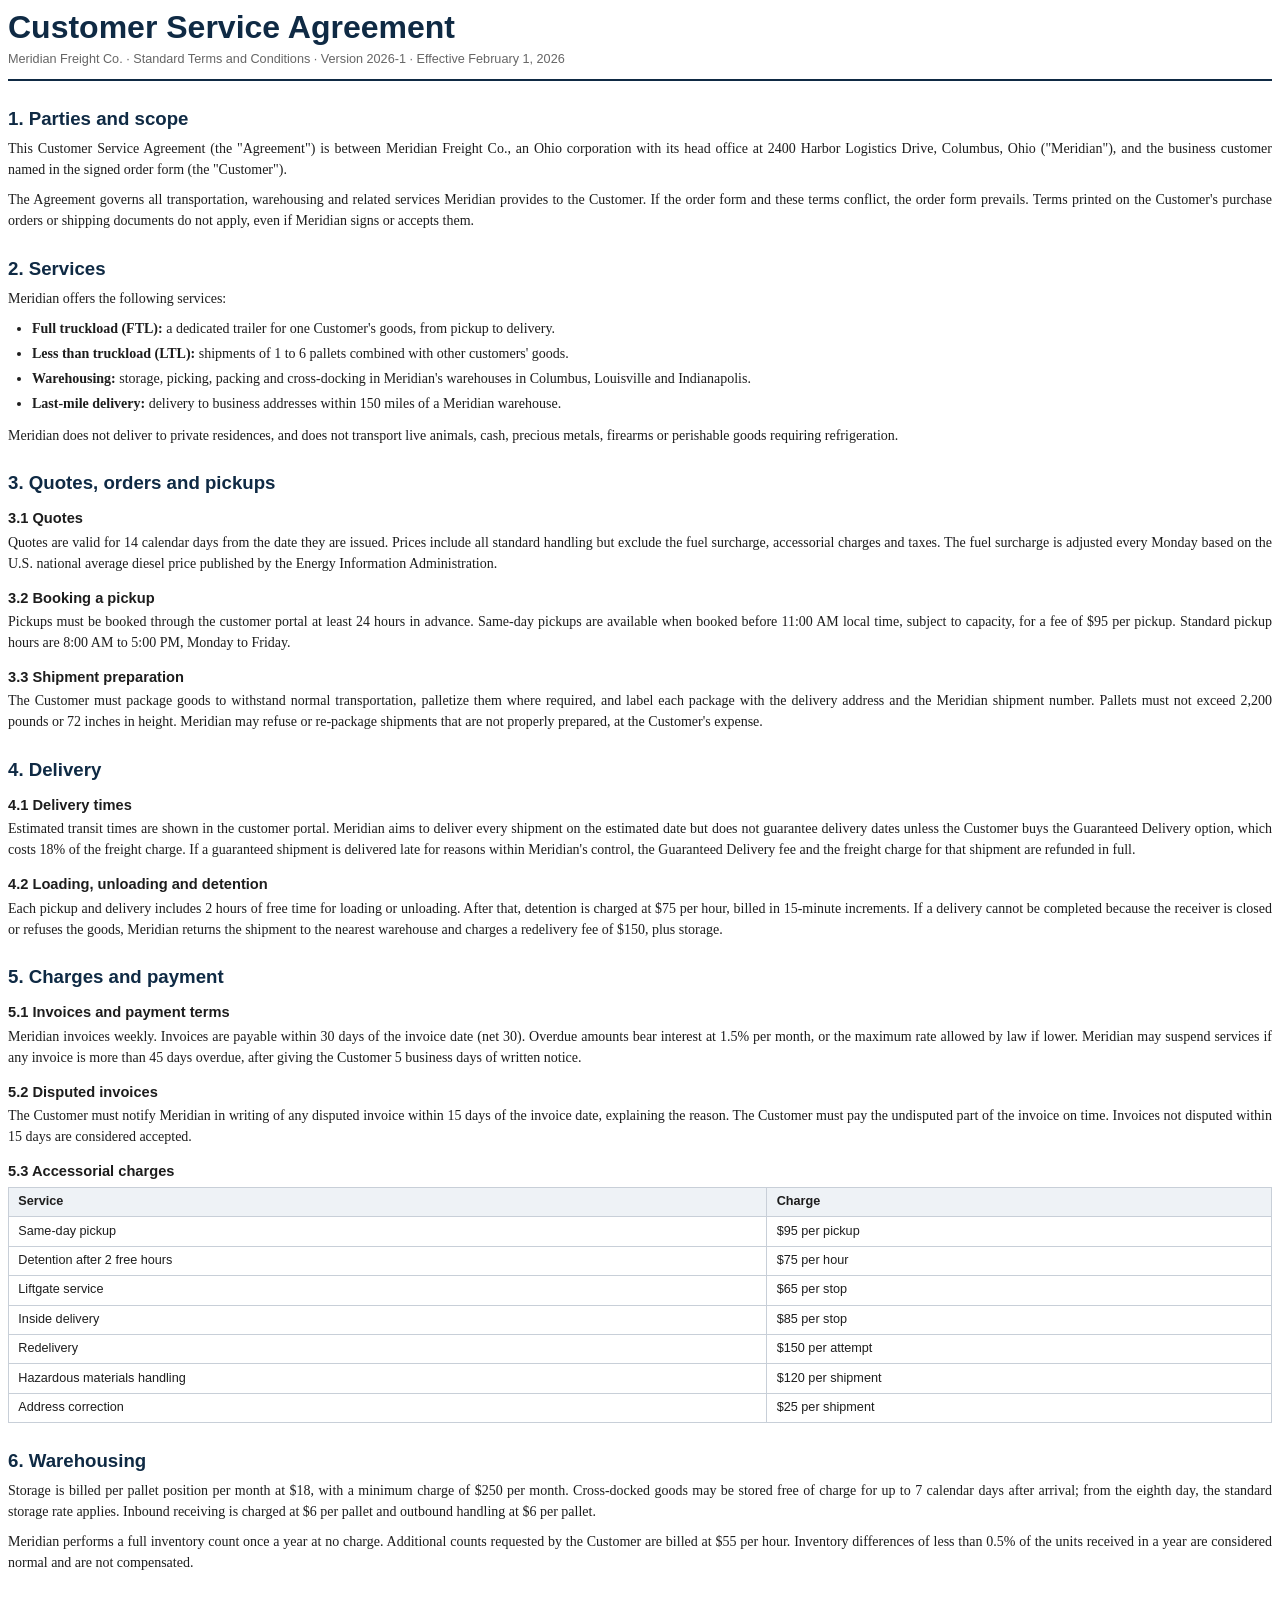
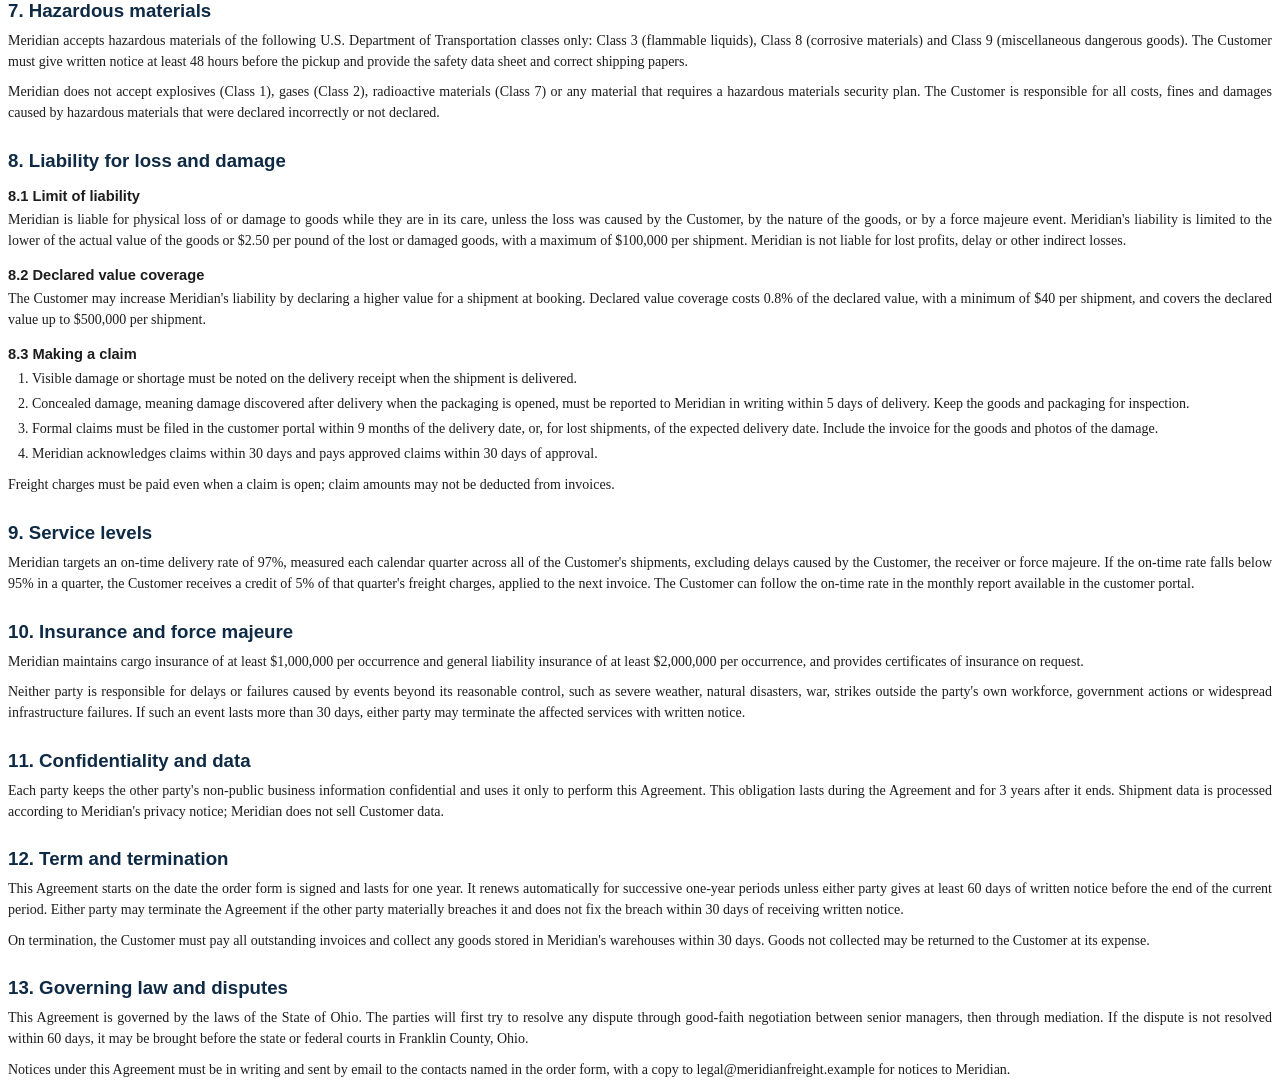
<file: documents/src/customer-agreement.html>
<!doctype html>
<html lang="en"><head><meta charset="utf-8"><title>Customer Service Agreement</title><link rel="stylesheet" href="doc.css"></head>
<body>
<h1>Customer Service Agreement</h1>
<div class="meta">Meridian Freight Co. · Standard Terms and Conditions · Version 2026-1 · Effective February 1, 2026</div>

<h2>1. Parties and scope</h2>
<p>This Customer Service Agreement (the "Agreement") is between Meridian Freight Co., an Ohio corporation with its head office at 2400 Harbor Logistics Drive, Columbus, Ohio ("Meridian"), and the business customer named in the signed order form (the "Customer").</p>
<p>The Agreement governs all transportation, warehousing and related services Meridian provides to the Customer. If the order form and these terms conflict, the order form prevails. Terms printed on the Customer's purchase orders or shipping documents do not apply, even if Meridian signs or accepts them.</p>

<h2>2. Services</h2>
<p>Meridian offers the following services:</p>
<ul>
<li><b>Full truckload (FTL):</b> a dedicated trailer for one Customer's goods, from pickup to delivery.</li>
<li><b>Less than truckload (LTL):</b> shipments of 1 to 6 pallets combined with other customers' goods.</li>
<li><b>Warehousing:</b> storage, picking, packing and cross-docking in Meridian's warehouses in Columbus, Louisville and Indianapolis.</li>
<li><b>Last-mile delivery:</b> delivery to business addresses within 150 miles of a Meridian warehouse.</li>
</ul>
<p>Meridian does not deliver to private residences, and does not transport live animals, cash, precious metals, firearms or perishable goods requiring refrigeration.</p>

<h2>3. Quotes, orders and pickups</h2>
<h3>3.1 Quotes</h3>
<p>Quotes are valid for 14 calendar days from the date they are issued. Prices include all standard handling but exclude the fuel surcharge, accessorial charges and taxes. The fuel surcharge is adjusted every Monday based on the U.S. national average diesel price published by the Energy Information Administration.</p>
<h3>3.2 Booking a pickup</h3>
<p>Pickups must be booked through the customer portal at least 24 hours in advance. Same-day pickups are available when booked before 11:00 AM local time, subject to capacity, for a fee of $95 per pickup. Standard pickup hours are 8:00 AM to 5:00 PM, Monday to Friday.</p>
<h3>3.3 Shipment preparation</h3>
<p>The Customer must package goods to withstand normal transportation, palletize them where required, and label each package with the delivery address and the Meridian shipment number. Pallets must not exceed 2,200 pounds or 72 inches in height. Meridian may refuse or re-package shipments that are not properly prepared, at the Customer's expense.</p>

<h2>4. Delivery</h2>
<h3>4.1 Delivery times</h3>
<p>Estimated transit times are shown in the customer portal. Meridian aims to deliver every shipment on the estimated date but does not guarantee delivery dates unless the Customer buys the Guaranteed Delivery option, which costs 18% of the freight charge. If a guaranteed shipment is delivered late for reasons within Meridian's control, the Guaranteed Delivery fee and the freight charge for that shipment are refunded in full.</p>
<h3>4.2 Loading, unloading and detention</h3>
<p>Each pickup and delivery includes 2 hours of free time for loading or unloading. After that, detention is charged at $75 per hour, billed in 15-minute increments. If a delivery cannot be completed because the receiver is closed or refuses the goods, Meridian returns the shipment to the nearest warehouse and charges a redelivery fee of $150, plus storage.</p>

<h2 class="chapter">5. Charges and payment</h2>
<h3>5.1 Invoices and payment terms</h3>
<p>Meridian invoices weekly. Invoices are payable within 30 days of the invoice date (net 30). Overdue amounts bear interest at 1.5% per month, or the maximum rate allowed by law if lower. Meridian may suspend services if any invoice is more than 45 days overdue, after giving the Customer 5 business days of written notice.</p>
<h3>5.2 Disputed invoices</h3>
<p>The Customer must notify Meridian in writing of any disputed invoice within 15 days of the invoice date, explaining the reason. The Customer must pay the undisputed part of the invoice on time. Invoices not disputed within 15 days are considered accepted.</p>
<h3>5.3 Accessorial charges</h3>
<table>
<tr><th>Service</th><th>Charge</th></tr>
<tr><td>Same-day pickup</td><td>$95 per pickup</td></tr>
<tr><td>Detention after 2 free hours</td><td>$75 per hour</td></tr>
<tr><td>Liftgate service</td><td>$65 per stop</td></tr>
<tr><td>Inside delivery</td><td>$85 per stop</td></tr>
<tr><td>Redelivery</td><td>$150 per attempt</td></tr>
<tr><td>Hazardous materials handling</td><td>$120 per shipment</td></tr>
<tr><td>Address correction</td><td>$25 per shipment</td></tr>
</table>

<h2>6. Warehousing</h2>
<p>Storage is billed per pallet position per month at $18, with a minimum charge of $250 per month. Cross-docked goods may be stored free of charge for up to 7 calendar days after arrival; from the eighth day, the standard storage rate applies. Inbound receiving is charged at $6 per pallet and outbound handling at $6 per pallet.</p>
<p>Meridian performs a full inventory count once a year at no charge. Additional counts requested by the Customer are billed at $55 per hour. Inventory differences of less than 0.5% of the units received in a year are considered normal and are not compensated.</p>

<h2>7. Hazardous materials</h2>
<p>Meridian accepts hazardous materials of the following U.S. Department of Transportation classes only: Class 3 (flammable liquids), Class 8 (corrosive materials) and Class 9 (miscellaneous dangerous goods). The Customer must give written notice at least 48 hours before the pickup and provide the safety data sheet and correct shipping papers.</p>
<p>Meridian does not accept explosives (Class 1), gases (Class 2), radioactive materials (Class 7) or any material that requires a hazardous materials security plan. The Customer is responsible for all costs, fines and damages caused by hazardous materials that were declared incorrectly or not declared.</p>

<h2 class="chapter">8. Liability for loss and damage</h2>
<h3>8.1 Limit of liability</h3>
<p>Meridian is liable for physical loss of or damage to goods while they are in its care, unless the loss was caused by the Customer, by the nature of the goods, or by a force majeure event. Meridian's liability is limited to the lower of the actual value of the goods or $2.50 per pound of the lost or damaged goods, with a maximum of $100,000 per shipment. Meridian is not liable for lost profits, delay or other indirect losses.</p>
<h3>8.2 Declared value coverage</h3>
<p>The Customer may increase Meridian's liability by declaring a higher value for a shipment at booking. Declared value coverage costs 0.8% of the declared value, with a minimum of $40 per shipment, and covers the declared value up to $500,000 per shipment.</p>
<h3>8.3 Making a claim</h3>
<ol>
<li>Visible damage or shortage must be noted on the delivery receipt when the shipment is delivered.</li>
<li>Concealed damage, meaning damage discovered after delivery when the packaging is opened, must be reported to Meridian in writing within 5 days of delivery. Keep the goods and packaging for inspection.</li>
<li>Formal claims must be filed in the customer portal within 9 months of the delivery date, or, for lost shipments, of the expected delivery date. Include the invoice for the goods and photos of the damage.</li>
<li>Meridian acknowledges claims within 30 days and pays approved claims within 30 days of approval.</li>
</ol>
<p>Freight charges must be paid even when a claim is open; claim amounts may not be deducted from invoices.</p>

<h2>9. Service levels</h2>
<p>Meridian targets an on-time delivery rate of 97%, measured each calendar quarter across all of the Customer's shipments, excluding delays caused by the Customer, the receiver or force majeure. If the on-time rate falls below 95% in a quarter, the Customer receives a credit of 5% of that quarter's freight charges, applied to the next invoice. The Customer can follow the on-time rate in the monthly report available in the customer portal.</p>

<h2>10. Insurance and force majeure</h2>
<p>Meridian maintains cargo insurance of at least $1,000,000 per occurrence and general liability insurance of at least $2,000,000 per occurrence, and provides certificates of insurance on request.</p>
<p>Neither party is responsible for delays or failures caused by events beyond its reasonable control, such as severe weather, natural disasters, war, strikes outside the party's own workforce, government actions or widespread infrastructure failures. If such an event lasts more than 30 days, either party may terminate the affected services with written notice.</p>

<h2>11. Confidentiality and data</h2>
<p>Each party keeps the other party's non-public business information confidential and uses it only to perform this Agreement. This obligation lasts during the Agreement and for 3 years after it ends. Shipment data is processed according to Meridian's privacy notice; Meridian does not sell Customer data.</p>

<h2>12. Term and termination</h2>
<p>This Agreement starts on the date the order form is signed and lasts for one year. It renews automatically for successive one-year periods unless either party gives at least 60 days of written notice before the end of the current period. Either party may terminate the Agreement if the other party materially breaches it and does not fix the breach within 30 days of receiving written notice.</p>
<p>On termination, the Customer must pay all outstanding invoices and collect any goods stored in Meridian's warehouses within 30 days. Goods not collected may be returned to the Customer at its expense.</p>

<h2>13. Governing law and disputes</h2>
<p>This Agreement is governed by the laws of the State of Ohio. The parties will first try to resolve any dispute through good-faith negotiation between senior managers, then through mediation. If the dispute is not resolved within 60 days, it may be brought before the state or federal courts in Franklin County, Ohio.</p>
<p>Notices under this Agreement must be in writing and sent by email to the contacts named in the order form, with a copy to legal@meridianfreight.example for notices to Meridian.</p>
</body></html>
</file>
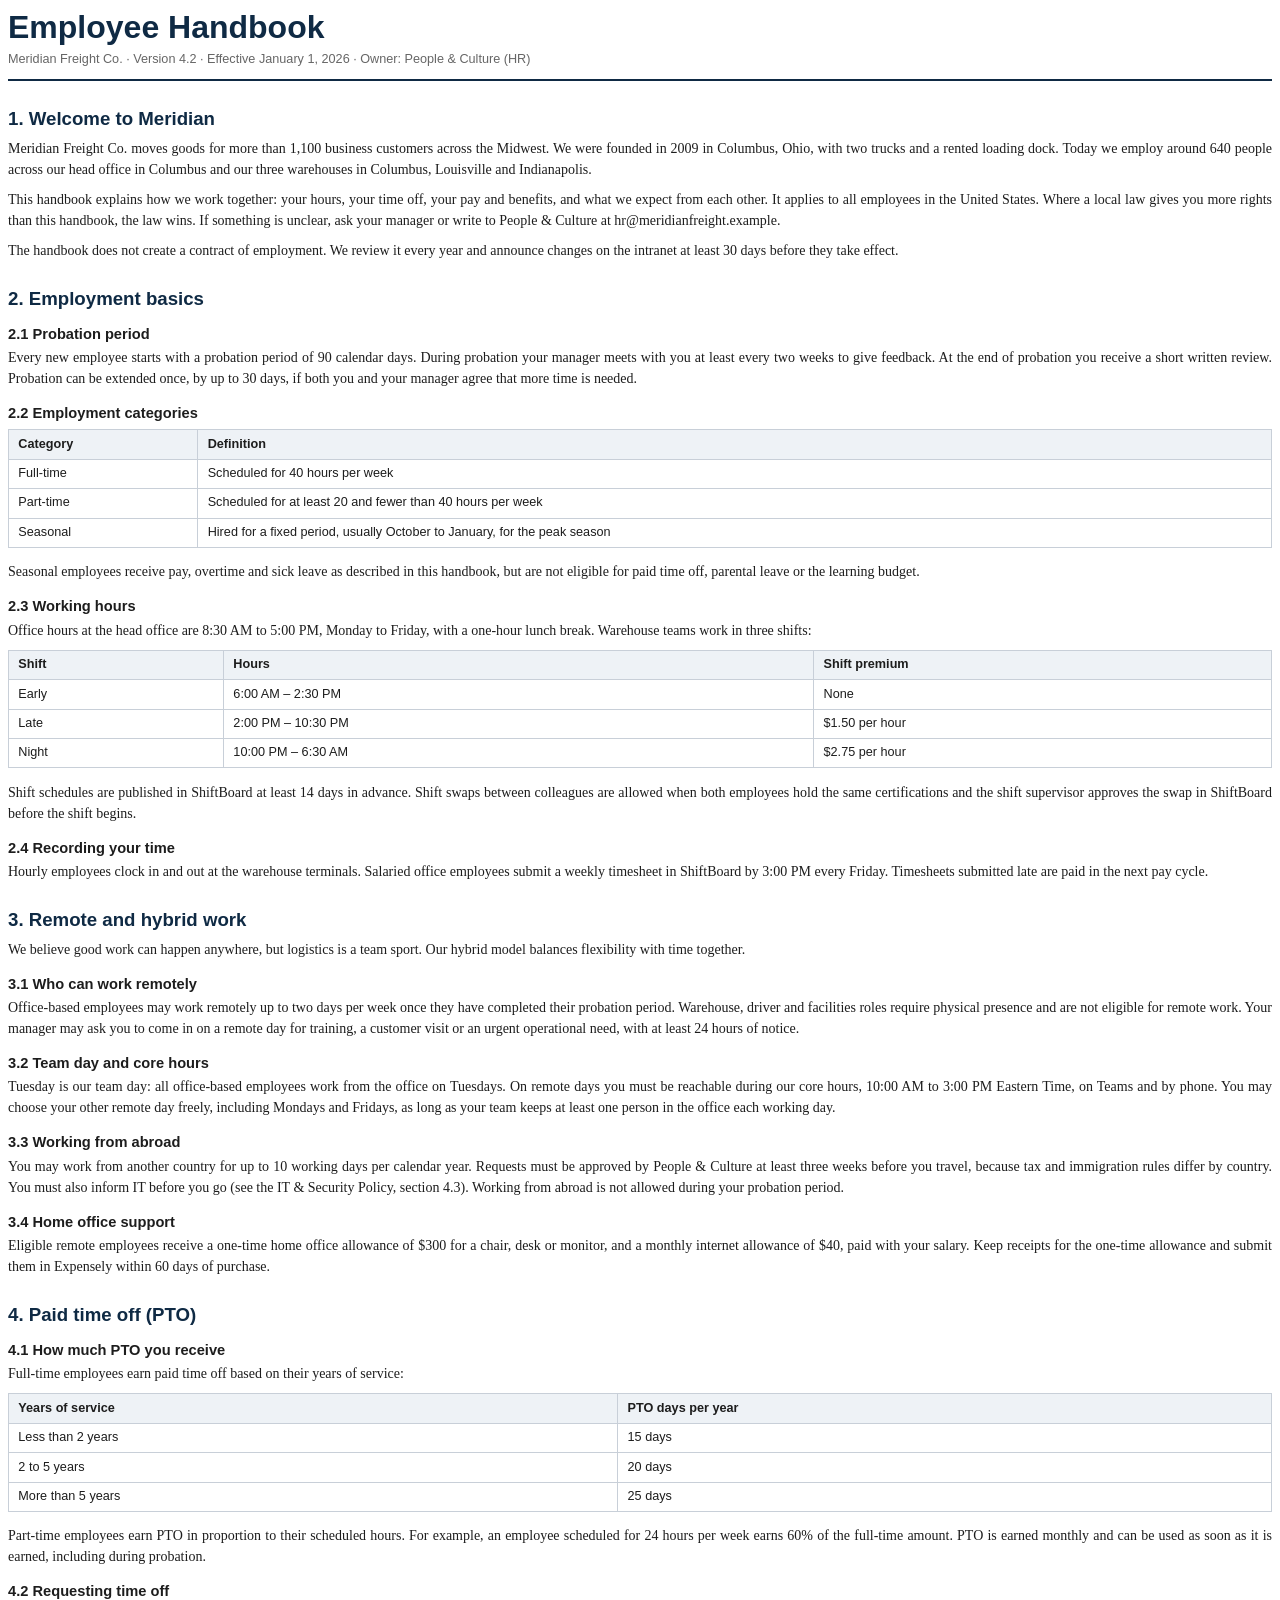
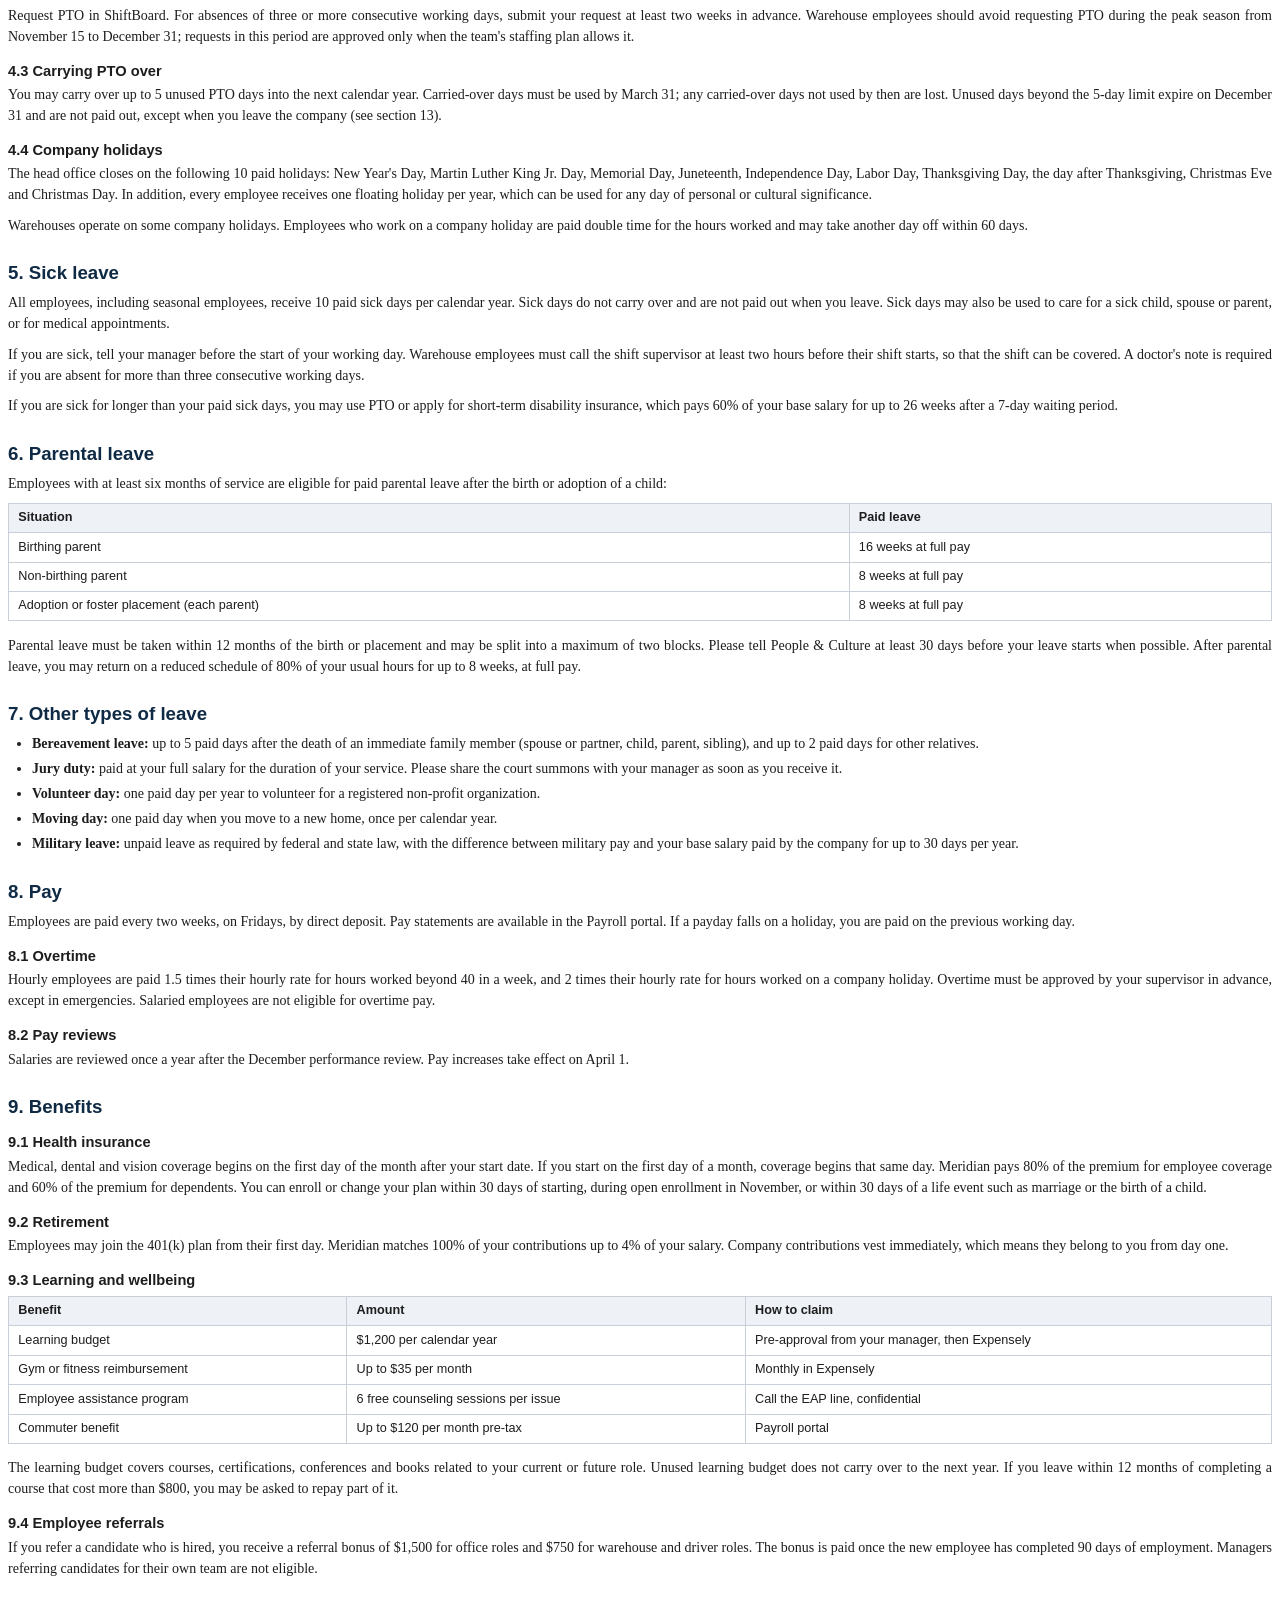
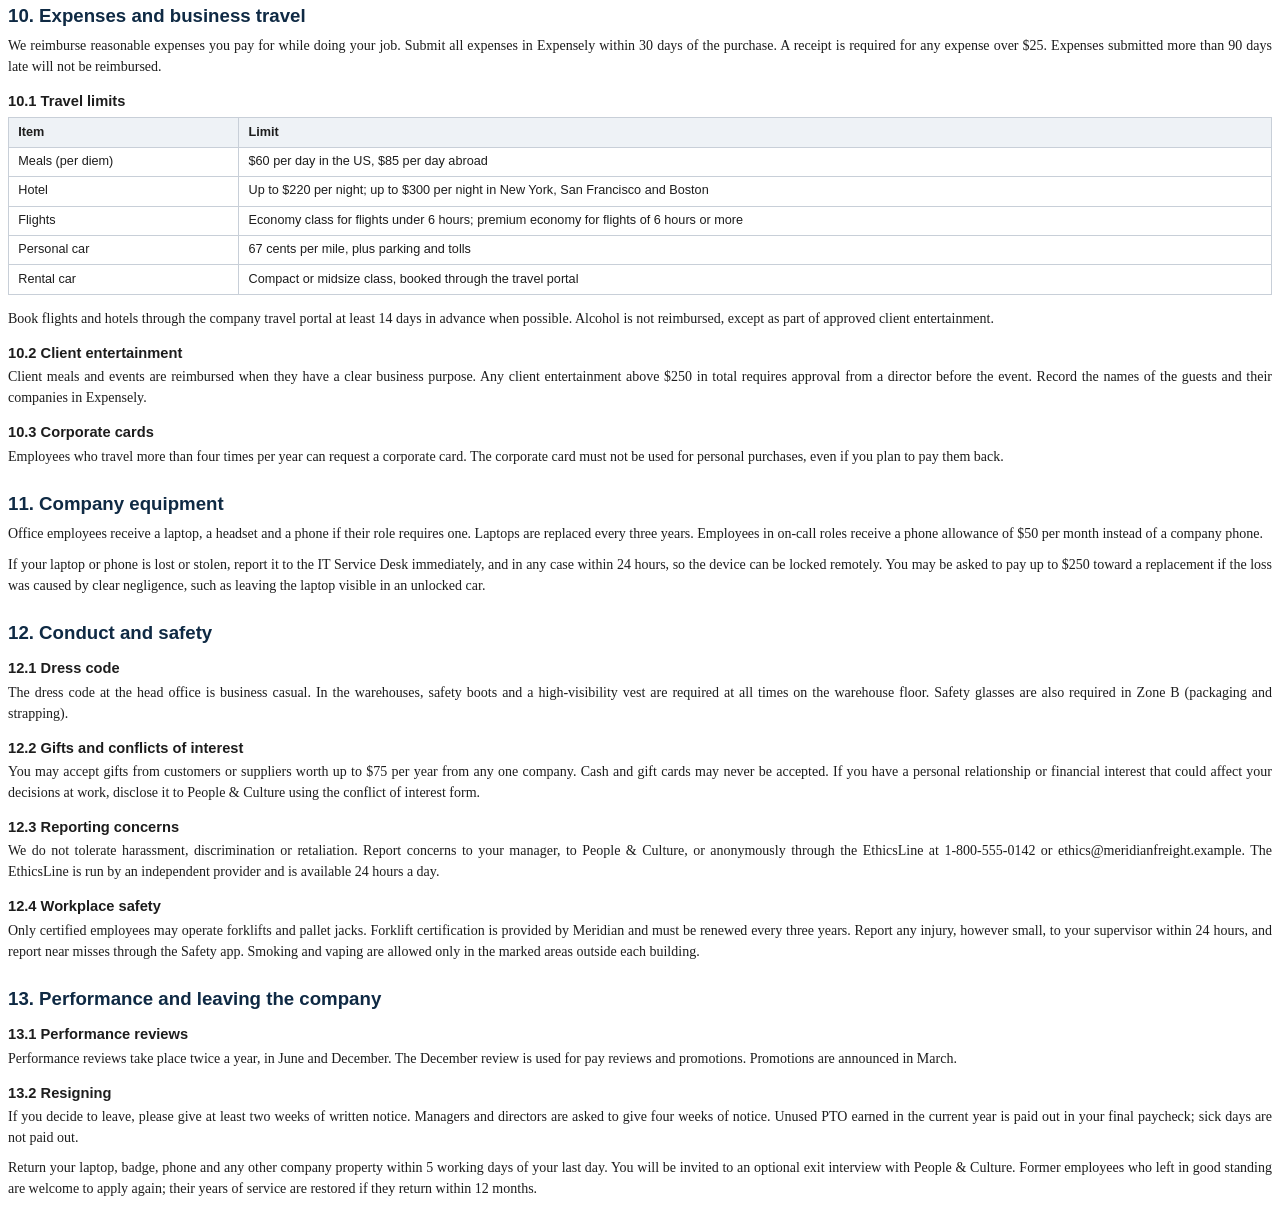
<file: documents/src/employee-handbook.html>
<!doctype html>
<html lang="en"><head><meta charset="utf-8"><title>Employee Handbook</title><link rel="stylesheet" href="doc.css"></head>
<body>
<h1>Employee Handbook</h1>
<div class="meta">Meridian Freight Co. · Version 4.2 · Effective January 1, 2026 · Owner: People &amp; Culture (HR)</div>

<h2>1. Welcome to Meridian</h2>
<p>Meridian Freight Co. moves goods for more than 1,100 business customers across the Midwest. We were founded in 2009 in Columbus, Ohio, with two trucks and a rented loading dock. Today we employ around 640 people across our head office in Columbus and our three warehouses in Columbus, Louisville and Indianapolis.</p>
<p>This handbook explains how we work together: your hours, your time off, your pay and benefits, and what we expect from each other. It applies to all employees in the United States. Where a local law gives you more rights than this handbook, the law wins. If something is unclear, ask your manager or write to People &amp; Culture at hr@meridianfreight.example.</p>
<p>The handbook does not create a contract of employment. We review it every year and announce changes on the intranet at least 30 days before they take effect.</p>

<h2>2. Employment basics</h2>
<h3>2.1 Probation period</h3>
<p>Every new employee starts with a probation period of 90 calendar days. During probation your manager meets with you at least every two weeks to give feedback. At the end of probation you receive a short written review. Probation can be extended once, by up to 30 days, if both you and your manager agree that more time is needed.</p>
<h3>2.2 Employment categories</h3>
<table>
<tr><th>Category</th><th>Definition</th></tr>
<tr><td>Full-time</td><td>Scheduled for 40 hours per week</td></tr>
<tr><td>Part-time</td><td>Scheduled for at least 20 and fewer than 40 hours per week</td></tr>
<tr><td>Seasonal</td><td>Hired for a fixed period, usually October to January, for the peak season</td></tr>
</table>
<p>Seasonal employees receive pay, overtime and sick leave as described in this handbook, but are not eligible for paid time off, parental leave or the learning budget.</p>
<h3>2.3 Working hours</h3>
<p>Office hours at the head office are 8:30 AM to 5:00 PM, Monday to Friday, with a one-hour lunch break. Warehouse teams work in three shifts:</p>
<table>
<tr><th>Shift</th><th>Hours</th><th>Shift premium</th></tr>
<tr><td>Early</td><td>6:00 AM – 2:30 PM</td><td>None</td></tr>
<tr><td>Late</td><td>2:00 PM – 10:30 PM</td><td>$1.50 per hour</td></tr>
<tr><td>Night</td><td>10:00 PM – 6:30 AM</td><td>$2.75 per hour</td></tr>
</table>
<p>Shift schedules are published in ShiftBoard at least 14 days in advance. Shift swaps between colleagues are allowed when both employees hold the same certifications and the shift supervisor approves the swap in ShiftBoard before the shift begins.</p>
<h3>2.4 Recording your time</h3>
<p>Hourly employees clock in and out at the warehouse terminals. Salaried office employees submit a weekly timesheet in ShiftBoard by 3:00 PM every Friday. Timesheets submitted late are paid in the next pay cycle.</p>

<h2>3. Remote and hybrid work</h2>
<p>We believe good work can happen anywhere, but logistics is a team sport. Our hybrid model balances flexibility with time together.</p>
<h3>3.1 Who can work remotely</h3>
<p>Office-based employees may work remotely up to two days per week once they have completed their probation period. Warehouse, driver and facilities roles require physical presence and are not eligible for remote work. Your manager may ask you to come in on a remote day for training, a customer visit or an urgent operational need, with at least 24 hours of notice.</p>
<h3>3.2 Team day and core hours</h3>
<p>Tuesday is our team day: all office-based employees work from the office on Tuesdays. On remote days you must be reachable during our core hours, 10:00 AM to 3:00 PM Eastern Time, on Teams and by phone. You may choose your other remote day freely, including Mondays and Fridays, as long as your team keeps at least one person in the office each working day.</p>
<h3>3.3 Working from abroad</h3>
<p>You may work from another country for up to 10 working days per calendar year. Requests must be approved by People &amp; Culture at least three weeks before you travel, because tax and immigration rules differ by country. You must also inform IT before you go (see the IT &amp; Security Policy, section 4.3). Working from abroad is not allowed during your probation period.</p>
<h3>3.4 Home office support</h3>
<p>Eligible remote employees receive a one-time home office allowance of $300 for a chair, desk or monitor, and a monthly internet allowance of $40, paid with your salary. Keep receipts for the one-time allowance and submit them in Expensely within 60 days of purchase.</p>

<h2 class="chapter">4. Paid time off (PTO)</h2>
<h3>4.1 How much PTO you receive</h3>
<p>Full-time employees earn paid time off based on their years of service:</p>
<table>
<tr><th>Years of service</th><th>PTO days per year</th></tr>
<tr><td>Less than 2 years</td><td>15 days</td></tr>
<tr><td>2 to 5 years</td><td>20 days</td></tr>
<tr><td>More than 5 years</td><td>25 days</td></tr>
</table>
<p>Part-time employees earn PTO in proportion to their scheduled hours. For example, an employee scheduled for 24 hours per week earns 60% of the full-time amount. PTO is earned monthly and can be used as soon as it is earned, including during probation.</p>
<h3>4.2 Requesting time off</h3>
<p>Request PTO in ShiftBoard. For absences of three or more consecutive working days, submit your request at least two weeks in advance. Warehouse employees should avoid requesting PTO during the peak season from November 15 to December 31; requests in this period are approved only when the team's staffing plan allows it.</p>
<h3>4.3 Carrying PTO over</h3>
<p>You may carry over up to 5 unused PTO days into the next calendar year. Carried-over days must be used by March 31; any carried-over days not used by then are lost. Unused days beyond the 5-day limit expire on December 31 and are not paid out, except when you leave the company (see section 13).</p>
<h3>4.4 Company holidays</h3>
<p>The head office closes on the following 10 paid holidays: New Year's Day, Martin Luther King Jr. Day, Memorial Day, Juneteenth, Independence Day, Labor Day, Thanksgiving Day, the day after Thanksgiving, Christmas Eve and Christmas Day. In addition, every employee receives one floating holiday per year, which can be used for any day of personal or cultural significance.</p>
<p>Warehouses operate on some company holidays. Employees who work on a company holiday are paid double time for the hours worked and may take another day off within 60 days.</p>

<h2>5. Sick leave</h2>
<p>All employees, including seasonal employees, receive 10 paid sick days per calendar year. Sick days do not carry over and are not paid out when you leave. Sick days may also be used to care for a sick child, spouse or parent, or for medical appointments.</p>
<p>If you are sick, tell your manager before the start of your working day. Warehouse employees must call the shift supervisor at least two hours before their shift starts, so that the shift can be covered. A doctor's note is required if you are absent for more than three consecutive working days.</p>
<p>If you are sick for longer than your paid sick days, you may use PTO or apply for short-term disability insurance, which pays 60% of your base salary for up to 26 weeks after a 7-day waiting period.</p>

<h2>6. Parental leave</h2>
<p>Employees with at least six months of service are eligible for paid parental leave after the birth or adoption of a child:</p>
<table>
<tr><th>Situation</th><th>Paid leave</th></tr>
<tr><td>Birthing parent</td><td>16 weeks at full pay</td></tr>
<tr><td>Non-birthing parent</td><td>8 weeks at full pay</td></tr>
<tr><td>Adoption or foster placement (each parent)</td><td>8 weeks at full pay</td></tr>
</table>
<p>Parental leave must be taken within 12 months of the birth or placement and may be split into a maximum of two blocks. Please tell People &amp; Culture at least 30 days before your leave starts when possible. After parental leave, you may return on a reduced schedule of 80% of your usual hours for up to 8 weeks, at full pay.</p>

<h2>7. Other types of leave</h2>
<ul>
<li><b>Bereavement leave:</b> up to 5 paid days after the death of an immediate family member (spouse or partner, child, parent, sibling), and up to 2 paid days for other relatives.</li>
<li><b>Jury duty:</b> paid at your full salary for the duration of your service. Please share the court summons with your manager as soon as you receive it.</li>
<li><b>Volunteer day:</b> one paid day per year to volunteer for a registered non-profit organization.</li>
<li><b>Moving day:</b> one paid day when you move to a new home, once per calendar year.</li>
<li><b>Military leave:</b> unpaid leave as required by federal and state law, with the difference between military pay and your base salary paid by the company for up to 30 days per year.</li>
</ul>

<h2 class="chapter">8. Pay</h2>
<p>Employees are paid every two weeks, on Fridays, by direct deposit. Pay statements are available in the Payroll portal. If a payday falls on a holiday, you are paid on the previous working day.</p>
<h3>8.1 Overtime</h3>
<p>Hourly employees are paid 1.5 times their hourly rate for hours worked beyond 40 in a week, and 2 times their hourly rate for hours worked on a company holiday. Overtime must be approved by your supervisor in advance, except in emergencies. Salaried employees are not eligible for overtime pay.</p>
<h3>8.2 Pay reviews</h3>
<p>Salaries are reviewed once a year after the December performance review. Pay increases take effect on April 1.</p>

<h2>9. Benefits</h2>
<h3>9.1 Health insurance</h3>
<p>Medical, dental and vision coverage begins on the first day of the month after your start date. If you start on the first day of a month, coverage begins that same day. Meridian pays 80% of the premium for employee coverage and 60% of the premium for dependents. You can enroll or change your plan within 30 days of starting, during open enrollment in November, or within 30 days of a life event such as marriage or the birth of a child.</p>
<h3>9.2 Retirement</h3>
<p>Employees may join the 401(k) plan from their first day. Meridian matches 100% of your contributions up to 4% of your salary. Company contributions vest immediately, which means they belong to you from day one.</p>
<h3>9.3 Learning and wellbeing</h3>
<table>
<tr><th>Benefit</th><th>Amount</th><th>How to claim</th></tr>
<tr><td>Learning budget</td><td>$1,200 per calendar year</td><td>Pre-approval from your manager, then Expensely</td></tr>
<tr><td>Gym or fitness reimbursement</td><td>Up to $35 per month</td><td>Monthly in Expensely</td></tr>
<tr><td>Employee assistance program</td><td>6 free counseling sessions per issue</td><td>Call the EAP line, confidential</td></tr>
<tr><td>Commuter benefit</td><td>Up to $120 per month pre-tax</td><td>Payroll portal</td></tr>
</table>
<p>The learning budget covers courses, certifications, conferences and books related to your current or future role. Unused learning budget does not carry over to the next year. If you leave within 12 months of completing a course that cost more than $800, you may be asked to repay part of it.</p>
<h3>9.4 Employee referrals</h3>
<p>If you refer a candidate who is hired, you receive a referral bonus of $1,500 for office roles and $750 for warehouse and driver roles. The bonus is paid once the new employee has completed 90 days of employment. Managers referring candidates for their own team are not eligible.</p>

<h2 class="chapter">10. Expenses and business travel</h2>
<p>We reimburse reasonable expenses you pay for while doing your job. Submit all expenses in Expensely within 30 days of the purchase. A receipt is required for any expense over $25. Expenses submitted more than 90 days late will not be reimbursed.</p>
<h3>10.1 Travel limits</h3>
<table>
<tr><th>Item</th><th>Limit</th></tr>
<tr><td>Meals (per diem)</td><td>$60 per day in the US, $85 per day abroad</td></tr>
<tr><td>Hotel</td><td>Up to $220 per night; up to $300 per night in New York, San Francisco and Boston</td></tr>
<tr><td>Flights</td><td>Economy class for flights under 6 hours; premium economy for flights of 6 hours or more</td></tr>
<tr><td>Personal car</td><td>67 cents per mile, plus parking and tolls</td></tr>
<tr><td>Rental car</td><td>Compact or midsize class, booked through the travel portal</td></tr>
</table>
<p>Book flights and hotels through the company travel portal at least 14 days in advance when possible. Alcohol is not reimbursed, except as part of approved client entertainment.</p>
<h3>10.2 Client entertainment</h3>
<p>Client meals and events are reimbursed when they have a clear business purpose. Any client entertainment above $250 in total requires approval from a director before the event. Record the names of the guests and their companies in Expensely.</p>
<h3>10.3 Corporate cards</h3>
<p>Employees who travel more than four times per year can request a corporate card. The corporate card must not be used for personal purchases, even if you plan to pay them back.</p>

<h2>11. Company equipment</h2>
<p>Office employees receive a laptop, a headset and a phone if their role requires one. Laptops are replaced every three years. Employees in on-call roles receive a phone allowance of $50 per month instead of a company phone.</p>
<p>If your laptop or phone is lost or stolen, report it to the IT Service Desk immediately, and in any case within 24 hours, so the device can be locked remotely. You may be asked to pay up to $250 toward a replacement if the loss was caused by clear negligence, such as leaving the laptop visible in an unlocked car.</p>

<h2>12. Conduct and safety</h2>
<h3>12.1 Dress code</h3>
<p>The dress code at the head office is business casual. In the warehouses, safety boots and a high-visibility vest are required at all times on the warehouse floor. Safety glasses are also required in Zone B (packaging and strapping).</p>
<h3>12.2 Gifts and conflicts of interest</h3>
<p>You may accept gifts from customers or suppliers worth up to $75 per year from any one company. Cash and gift cards may never be accepted. If you have a personal relationship or financial interest that could affect your decisions at work, disclose it to People &amp; Culture using the conflict of interest form.</p>
<h3>12.3 Reporting concerns</h3>
<p>We do not tolerate harassment, discrimination or retaliation. Report concerns to your manager, to People &amp; Culture, or anonymously through the EthicsLine at 1-800-555-0142 or ethics@meridianfreight.example. The EthicsLine is run by an independent provider and is available 24 hours a day.</p>
<h3>12.4 Workplace safety</h3>
<p>Only certified employees may operate forklifts and pallet jacks. Forklift certification is provided by Meridian and must be renewed every three years. Report any injury, however small, to your supervisor within 24 hours, and report near misses through the Safety app. Smoking and vaping are allowed only in the marked areas outside each building.</p>

<h2>13. Performance and leaving the company</h2>
<h3>13.1 Performance reviews</h3>
<p>Performance reviews take place twice a year, in June and December. The December review is used for pay reviews and promotions. Promotions are announced in March.</p>
<h3>13.2 Resigning</h3>
<p>If you decide to leave, please give at least two weeks of written notice. Managers and directors are asked to give four weeks of notice. Unused PTO earned in the current year is paid out in your final paycheck; sick days are not paid out.</p>
<p>Return your laptop, badge, phone and any other company property within 5 working days of your last day. You will be invited to an optional exit interview with People &amp; Culture. Former employees who left in good standing are welcome to apply again; their years of service are restored if they return within 12 months.</p>
</body></html>
</file>
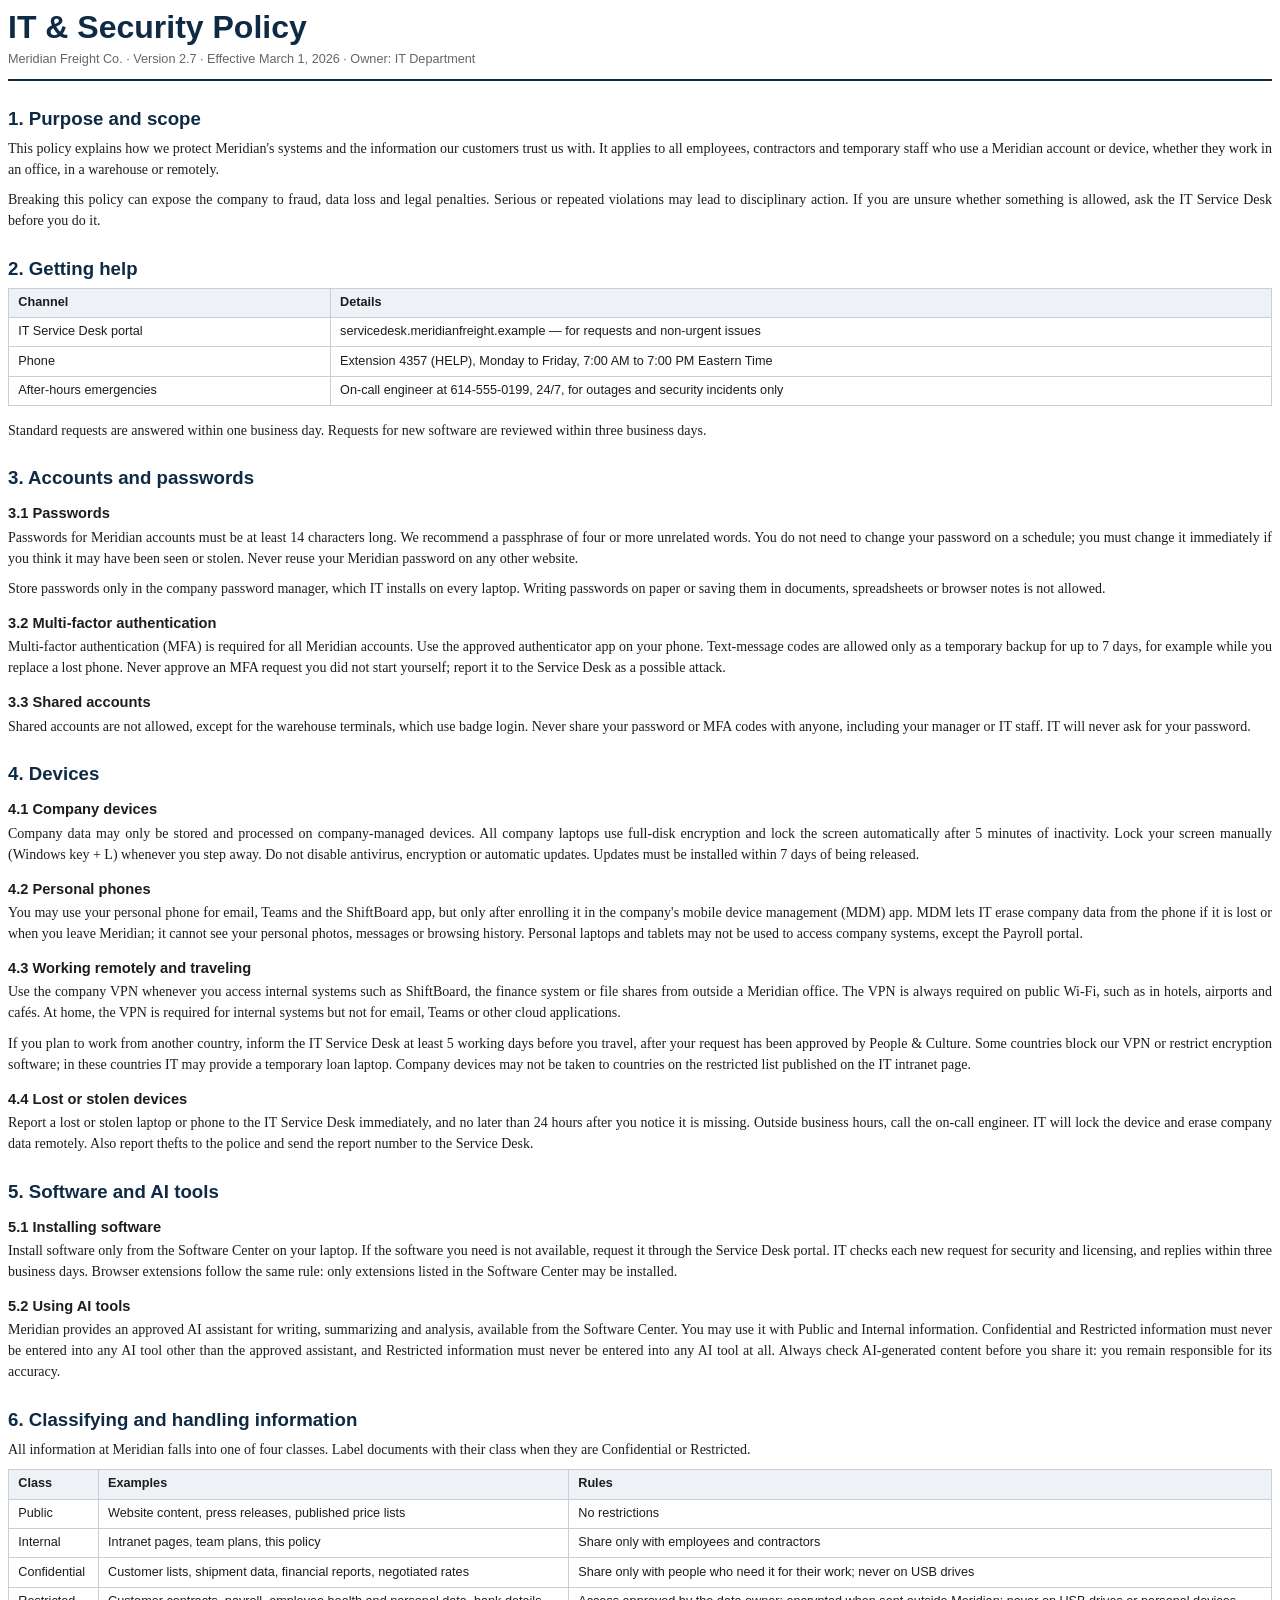
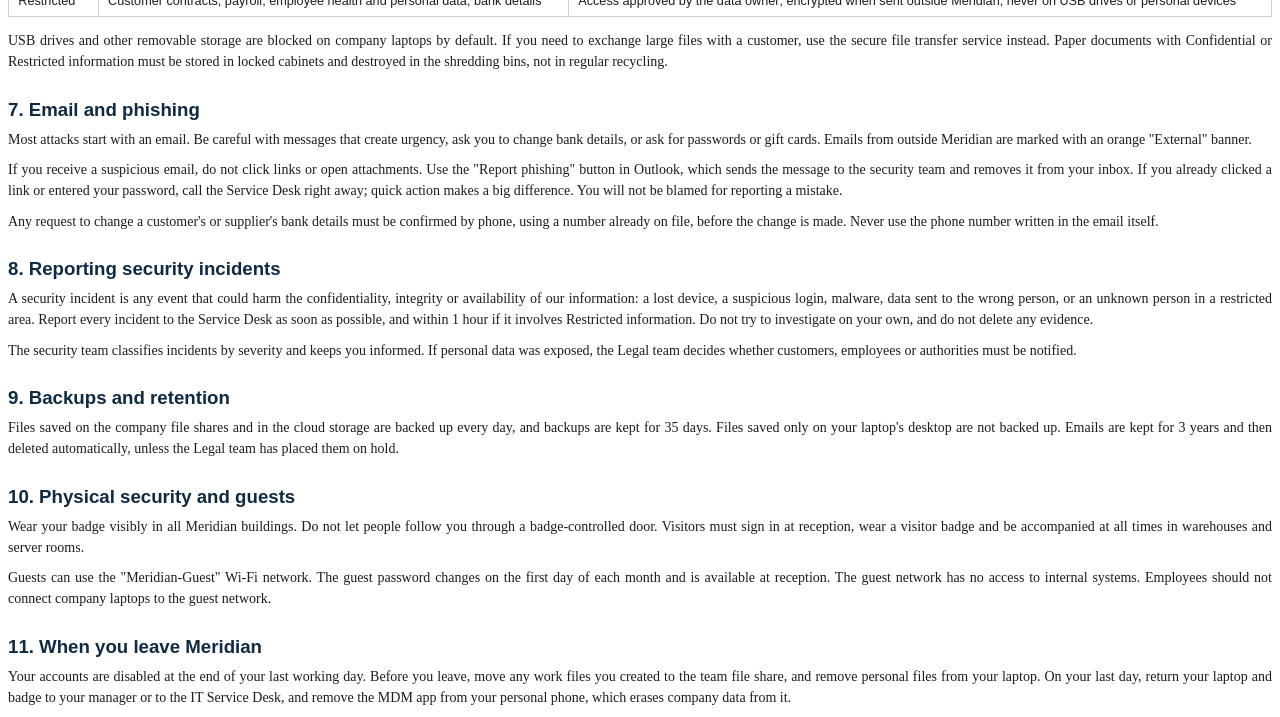
<file: documents/src/it-security-policy.html>
<!doctype html>
<html lang="en"><head><meta charset="utf-8"><title>IT &amp; Security Policy</title><link rel="stylesheet" href="doc.css"></head>
<body>
<h1>IT &amp; Security Policy</h1>
<div class="meta">Meridian Freight Co. · Version 2.7 · Effective March 1, 2026 · Owner: IT Department</div>

<h2>1. Purpose and scope</h2>
<p>This policy explains how we protect Meridian's systems and the information our customers trust us with. It applies to all employees, contractors and temporary staff who use a Meridian account or device, whether they work in an office, in a warehouse or remotely.</p>
<p>Breaking this policy can expose the company to fraud, data loss and legal penalties. Serious or repeated violations may lead to disciplinary action. If you are unsure whether something is allowed, ask the IT Service Desk before you do it.</p>

<h2>2. Getting help</h2>
<table>
<tr><th>Channel</th><th>Details</th></tr>
<tr><td>IT Service Desk portal</td><td>servicedesk.meridianfreight.example — for requests and non-urgent issues</td></tr>
<tr><td>Phone</td><td>Extension 4357 (HELP), Monday to Friday, 7:00 AM to 7:00 PM Eastern Time</td></tr>
<tr><td>After-hours emergencies</td><td>On-call engineer at 614-555-0199, 24/7, for outages and security incidents only</td></tr>
</table>
<p>Standard requests are answered within one business day. Requests for new software are reviewed within three business days.</p>

<h2>3. Accounts and passwords</h2>
<h3>3.1 Passwords</h3>
<p>Passwords for Meridian accounts must be at least 14 characters long. We recommend a passphrase of four or more unrelated words. You do not need to change your password on a schedule; you must change it immediately if you think it may have been seen or stolen. Never reuse your Meridian password on any other website.</p>
<p>Store passwords only in the company password manager, which IT installs on every laptop. Writing passwords on paper or saving them in documents, spreadsheets or browser notes is not allowed.</p>
<h3>3.2 Multi-factor authentication</h3>
<p>Multi-factor authentication (MFA) is required for all Meridian accounts. Use the approved authenticator app on your phone. Text-message codes are allowed only as a temporary backup for up to 7 days, for example while you replace a lost phone. Never approve an MFA request you did not start yourself; report it to the Service Desk as a possible attack.</p>
<h3>3.3 Shared accounts</h3>
<p>Shared accounts are not allowed, except for the warehouse terminals, which use badge login. Never share your password or MFA codes with anyone, including your manager or IT staff. IT will never ask for your password.</p>

<h2>4. Devices</h2>
<h3>4.1 Company devices</h3>
<p>Company data may only be stored and processed on company-managed devices. All company laptops use full-disk encryption and lock the screen automatically after 5 minutes of inactivity. Lock your screen manually (Windows key + L) whenever you step away. Do not disable antivirus, encryption or automatic updates. Updates must be installed within 7 days of being released.</p>
<h3>4.2 Personal phones</h3>
<p>You may use your personal phone for email, Teams and the ShiftBoard app, but only after enrolling it in the company's mobile device management (MDM) app. MDM lets IT erase company data from the phone if it is lost or when you leave Meridian; it cannot see your personal photos, messages or browsing history. Personal laptops and tablets may not be used to access company systems, except the Payroll portal.</p>
<h3>4.3 Working remotely and traveling</h3>
<p>Use the company VPN whenever you access internal systems such as ShiftBoard, the finance system or file shares from outside a Meridian office. The VPN is always required on public Wi-Fi, such as in hotels, airports and cafés. At home, the VPN is required for internal systems but not for email, Teams or other cloud applications.</p>
<p>If you plan to work from another country, inform the IT Service Desk at least 5 working days before you travel, after your request has been approved by People &amp; Culture. Some countries block our VPN or restrict encryption software; in these countries IT may provide a temporary loan laptop. Company devices may not be taken to countries on the restricted list published on the IT intranet page.</p>
<h3>4.4 Lost or stolen devices</h3>
<p>Report a lost or stolen laptop or phone to the IT Service Desk immediately, and no later than 24 hours after you notice it is missing. Outside business hours, call the on-call engineer. IT will lock the device and erase company data remotely. Also report thefts to the police and send the report number to the Service Desk.</p>

<h2 class="chapter">5. Software and AI tools</h2>
<h3>5.1 Installing software</h3>
<p>Install software only from the Software Center on your laptop. If the software you need is not available, request it through the Service Desk portal. IT checks each new request for security and licensing, and replies within three business days. Browser extensions follow the same rule: only extensions listed in the Software Center may be installed.</p>
<h3>5.2 Using AI tools</h3>
<p>Meridian provides an approved AI assistant for writing, summarizing and analysis, available from the Software Center. You may use it with Public and Internal information. Confidential and Restricted information must never be entered into any AI tool other than the approved assistant, and Restricted information must never be entered into any AI tool at all. Always check AI-generated content before you share it: you remain responsible for its accuracy.</p>

<h2>6. Classifying and handling information</h2>
<p>All information at Meridian falls into one of four classes. Label documents with their class when they are Confidential or Restricted.</p>
<table>
<tr><th>Class</th><th>Examples</th><th>Rules</th></tr>
<tr><td>Public</td><td>Website content, press releases, published price lists</td><td>No restrictions</td></tr>
<tr><td>Internal</td><td>Intranet pages, team plans, this policy</td><td>Share only with employees and contractors</td></tr>
<tr><td>Confidential</td><td>Customer lists, shipment data, financial reports, negotiated rates</td><td>Share only with people who need it for their work; never on USB drives</td></tr>
<tr><td>Restricted</td><td>Customer contracts, payroll, employee health and personal data, bank details</td><td>Access approved by the data owner; encrypted when sent outside Meridian; never on USB drives or personal devices</td></tr>
</table>
<p>USB drives and other removable storage are blocked on company laptops by default. If you need to exchange large files with a customer, use the secure file transfer service instead. Paper documents with Confidential or Restricted information must be stored in locked cabinets and destroyed in the shredding bins, not in regular recycling.</p>

<h2>7. Email and phishing</h2>
<p>Most attacks start with an email. Be careful with messages that create urgency, ask you to change bank details, or ask for passwords or gift cards. Emails from outside Meridian are marked with an orange "External" banner.</p>
<p>If you receive a suspicious email, do not click links or open attachments. Use the "Report phishing" button in Outlook, which sends the message to the security team and removes it from your inbox. If you already clicked a link or entered your password, call the Service Desk right away; quick action makes a big difference. You will not be blamed for reporting a mistake.</p>
<p>Any request to change a customer's or supplier's bank details must be confirmed by phone, using a number already on file, before the change is made. Never use the phone number written in the email itself.</p>

<h2 class="chapter">8. Reporting security incidents</h2>
<p>A security incident is any event that could harm the confidentiality, integrity or availability of our information: a lost device, a suspicious login, malware, data sent to the wrong person, or an unknown person in a restricted area. Report every incident to the Service Desk as soon as possible, and within 1 hour if it involves Restricted information. Do not try to investigate on your own, and do not delete any evidence.</p>
<p>The security team classifies incidents by severity and keeps you informed. If personal data was exposed, the Legal team decides whether customers, employees or authorities must be notified.</p>

<h2>9. Backups and retention</h2>
<p>Files saved on the company file shares and in the cloud storage are backed up every day, and backups are kept for 35 days. Files saved only on your laptop's desktop are not backed up. Emails are kept for 3 years and then deleted automatically, unless the Legal team has placed them on hold.</p>

<h2>10. Physical security and guests</h2>
<p>Wear your badge visibly in all Meridian buildings. Do not let people follow you through a badge-controlled door. Visitors must sign in at reception, wear a visitor badge and be accompanied at all times in warehouses and server rooms.</p>
<p>Guests can use the "Meridian-Guest" Wi-Fi network. The guest password changes on the first day of each month and is available at reception. The guest network has no access to internal systems. Employees should not connect company laptops to the guest network.</p>

<h2>11. When you leave Meridian</h2>
<p>Your accounts are disabled at the end of your last working day. Before you leave, move any work files you created to the team file share, and remove personal files from your laptop. On your last day, return your laptop and badge to your manager or to the IT Service Desk, and remove the MDM app from your personal phone, which erases company data from it.</p>
</body></html>
</file>
<file: documents/src/doc.css>
@page {
  size: Letter;
  margin: 22mm 22mm 24mm;
  @bottom-left { content: "Meridian Freight Co. · " string(doctitle); font: 8pt "Segoe UI", Arial, sans-serif; color: #888; }
  @bottom-right { content: "Page " counter(page) " of " counter(pages); font: 8pt "Segoe UI", Arial, sans-serif; color: #888; }
}
@page :first { @bottom-left { content: "Fictional company created for a software demo"; font: 8pt "Segoe UI", Arial, sans-serif; color: #aaa; } }

body { font: 10.5pt/1.5 Georgia, "Times New Roman", serif; color: #1d1d1d; }
h1 { string-set: doctitle content(); font: 600 24pt/1.2 "Segoe UI", Arial, sans-serif; margin: 0 0 4pt; color: #0f2a44; }
.meta { font: 9.5pt "Segoe UI", Arial, sans-serif; color: #666; margin-bottom: 18pt; border-bottom: 1.5pt solid #0f2a44; padding-bottom: 10pt; }
h2 { font: 600 14pt "Segoe UI", Arial, sans-serif; color: #0f2a44; margin: 20pt 0 6pt; break-after: avoid; }
h3 { font: 600 11pt "Segoe UI", Arial, sans-serif; margin: 12pt 0 4pt; break-after: avoid; }
p { margin: 0 0 7pt; text-align: justify; }
ul, ol { margin: 0 0 8pt; padding-left: 18pt; }
li { margin-bottom: 3pt; }
table { border-collapse: collapse; width: 100%; margin: 6pt 0 10pt; font: 9.5pt/1.4 "Segoe UI", Arial, sans-serif; break-inside: avoid; }
th, td { border: .75pt solid #c8cfd8; padding: 4pt 7pt; text-align: left; vertical-align: top; }
th { background: #eef2f6; }
.note { border-left: 3pt solid #0f2a44; background: #f4f6f9; padding: 6pt 10pt; margin: 8pt 0; font-size: 10pt; }
.chapter { break-before: page; }
</file>
